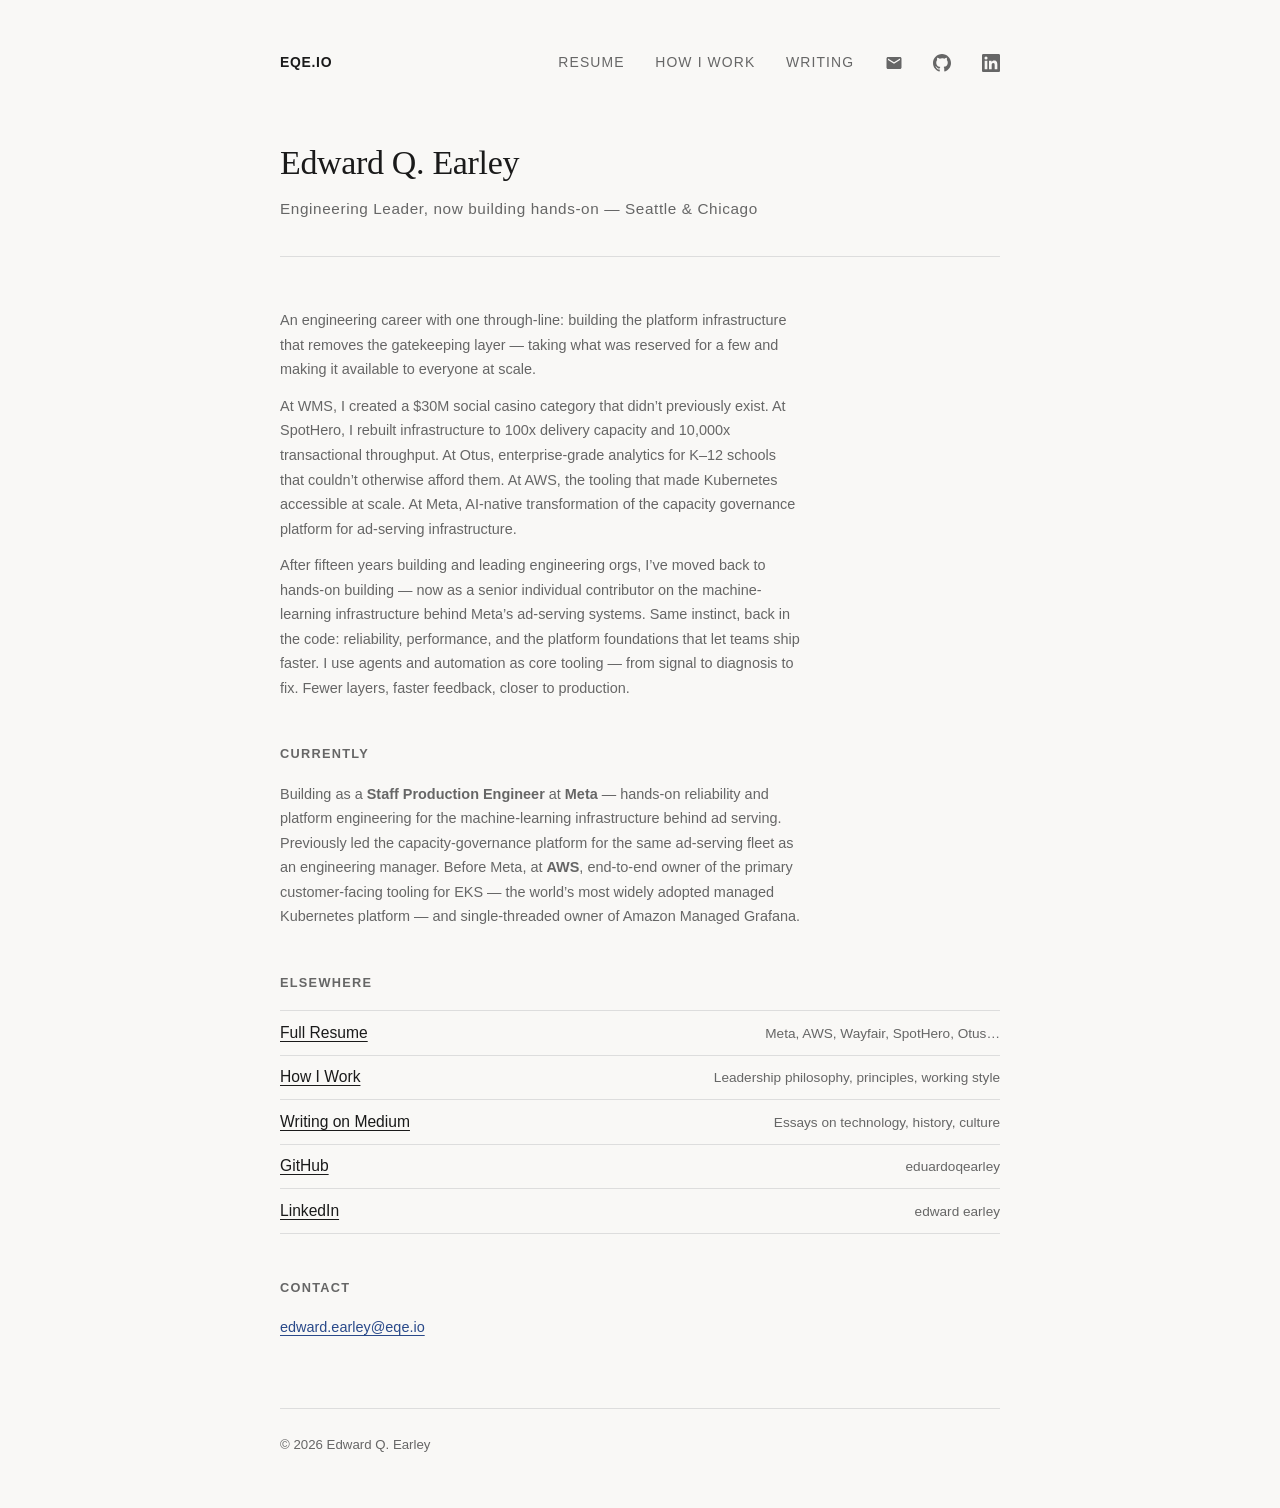
<file: index.html>
<!DOCTYPE html>
<html lang="en">
<head>
  <!-- Google tag (gtag.js) -->
  <script async src="https://www.googletagmanager.com/gtag/js?id=G-SX2WXMTPZW"></script>
  <script>
    window.dataLayer = window.dataLayer || [];
    function gtag(){dataLayer.push(arguments);}
    gtag('js', new Date());
    gtag('config', 'G-SX2WXMTPZW');
  </script>
  <meta charset="UTF-8">
  <meta name="viewport" content="width=device-width, initial-scale=1.0">
  <title>Edward Q. Earley</title>
  <meta name="description" content="Engineering leader turned hands-on builder — platform and reliability engineering that removes the gatekeeping layer, making what was reserved for a few available to everyone at scale.">
  <link rel="stylesheet" href="css/style.css">
</head>
<body>
  <div class="wrap">

    <nav>
      <a class="wordmark" href="/">eqe.io</a>
      <a href="/resume.html">Resume</a>
      <a href="https://readme.eqe.io" target="_blank" rel="noopener">How I Work</a>
      <a href="https://medium.com/@edwardearley" target="_blank" rel="noopener">Writing</a>
      <a class="icon-link" href="mailto:edward.earley@eqe.io" aria-label="Email"><svg width="18" height="18" viewBox="0 0 24 24" fill="currentColor" aria-hidden="true"><path d="M20 4H4c-1.1 0-2 .9-2 2v12c0 1.1.9 2 2 2h16c1.1 0 2-.9 2-2V6c0-1.1-.9-2-2-2zm0 4l-8 5-8-5V6l8 5 8-5v2z"/></svg></a>
      <a class="icon-link" href="https://github.com/eduardoqearley" target="_blank" rel="noopener" aria-label="GitHub"><svg width="18" height="18" viewBox="0 0 24 24" fill="currentColor" aria-hidden="true"><path d="M12 0C5.374 0 0 5.373 0 12c0 5.302 3.438 9.8 8.207 11.387.599.111.793-.261.793-.577v-2.234c-3.338.726-4.033-1.416-4.033-1.416-.546-1.387-1.333-1.756-1.333-1.756-1.089-.745.083-.729.083-.729 1.205.084 1.839 1.237 1.839 1.237 1.07 1.834 2.807 1.304 3.492.997.107-.775.418-1.305.762-1.604-2.665-.305-5.467-1.334-5.467-5.931 0-1.311.469-2.381 1.236-3.221-.124-.303-.535-1.524.117-3.176 0 0 1.008-.322 3.301 1.23A11.509 11.509 0 0112 5.803c1.02.005 2.047.138 3.006.404 2.291-1.552 3.297-1.23 3.297-1.23.653 1.653.242 2.874.118 3.176.77.84 1.235 1.911 1.235 3.221 0 4.609-2.807 5.624-5.479 5.921.43.372.823 1.102.823 2.222v3.293c0 .319.192.694.801.576C20.566 21.797 24 17.3 24 12c0-6.627-5.373-12-12-12z"/></svg></a>
      <a class="icon-link" href="https://www.linkedin.com/in/edwardqearley/" target="_blank" rel="noopener" aria-label="LinkedIn"><svg width="18" height="18" viewBox="0 0 24 24" fill="currentColor" aria-hidden="true"><path d="M20.447 20.452h-3.554v-5.569c0-1.328-.027-3.037-1.852-3.037-1.853 0-2.136 1.445-2.136 2.939v5.667H9.351V9h3.414v1.561h.046c.477-.9 1.637-1.85 3.37-1.85 3.601 0 4.267 2.37 4.267 5.455v6.286zM5.337 7.433a2.062 2.062 0 01-2.063-2.065 2.064 2.064 0 112.063 2.065zm1.782 13.019H3.555V9h3.564v11.452zM22.225 0H1.771C.792 0 0 .774 0 1.729v20.542C0 23.227.792 24 1.771 24h20.451C23.2 24 24 23.227 24 22.271V1.729C24 .774 23.2 0 22.222 0h.003z"/></svg></a>
    </nav>

    <header>
      <h1>Edward Q. Earley</h1>
      <div class="title">Engineering Leader, now building hands-on &mdash; Seattle &amp; Chicago</div>
    </header>

    <main>

    <section>
      <p class="job-intro">
        An engineering career with one through-line: building the
        platform infrastructure that removes the gatekeeping layer &mdash; taking what was
        reserved for a few and making it available to everyone at scale.
      </p>
      <p class="job-intro">
        At WMS, I created a $30M social casino category that didn&rsquo;t previously exist.
        At SpotHero, I rebuilt infrastructure to 100x delivery capacity and
        10,000x transactional throughput. At Otus, enterprise-grade analytics for
        K&ndash;12 schools that couldn&rsquo;t otherwise afford them. At AWS, the tooling that
        made Kubernetes accessible at scale. At Meta, AI-native transformation of the
        capacity governance platform for ad-serving infrastructure.
      </p>
      <p class="job-intro">
        After fifteen years building and leading engineering orgs, I&rsquo;ve moved back to
        hands-on building &mdash; now as a senior individual contributor on the machine-learning
        infrastructure behind Meta&rsquo;s ad-serving systems. Same instinct, back in the code:
        reliability, performance, and the platform foundations that let teams ship faster.
        I use agents and automation as core tooling &mdash; from signal to diagnosis to fix.
        Fewer layers, faster feedback, closer to production.
      </p>
    </section>

    <h2>Currently</h2>
    <section>
      <p class="job-intro">
        Building as a <strong>Staff Production Engineer</strong> at <strong>Meta</strong> &mdash;
        hands-on reliability and platform engineering for the machine-learning infrastructure
        behind ad serving. Previously led the capacity-governance platform for the same
        ad-serving fleet as an engineering manager. Before Meta, at <strong>AWS</strong>, end-to-end owner of the
        primary customer-facing tooling for EKS &mdash; the world&rsquo;s most widely adopted
        managed Kubernetes platform &mdash; and single-threaded owner of Amazon Managed Grafana.
      </p>
    </section>

    <h2>Elsewhere</h2>
    <ul class="link-list">
      <li>
        <a class="label" href="/resume.html">Full Resume</a>
        <span class="meta">Meta, AWS, Wayfair, SpotHero, Otus&hellip;</span>
      </li>
      <li>
        <a class="label" href="https://readme.eqe.io">How I Work</a>
        <span class="meta">Leadership philosophy, principles, working style</span>
      </li>
      <li>
        <a class="label" href="https://medium.com/@edwardearley" target="_blank" rel="noopener">Writing on Medium</a>
        <span class="meta">Essays on technology, history, culture</span>
      </li>
      <li>
        <a class="label" href="https://github.com/eduardoqearley" target="_blank" rel="noopener">GitHub</a>
        <span class="meta">eduardoqearley</span>
      </li>
      <li>
        <a class="label" href="https://www.linkedin.com/in/edwardqearley/" target="_blank" rel="noopener">LinkedIn</a>
        <span class="meta">edward earley</span>
      </li>
    </ul>

    <h2>Contact</h2>
    <section>
      <p class="job-intro">
        <a href="mailto:edward.earley@eqe.io">edward.earley@eqe.io</a>
      </p>
    </section>

    </main>

    <footer>
      &copy; 2026 Edward Q. Earley
    </footer>

  </div>
</body>
</html>
</file>
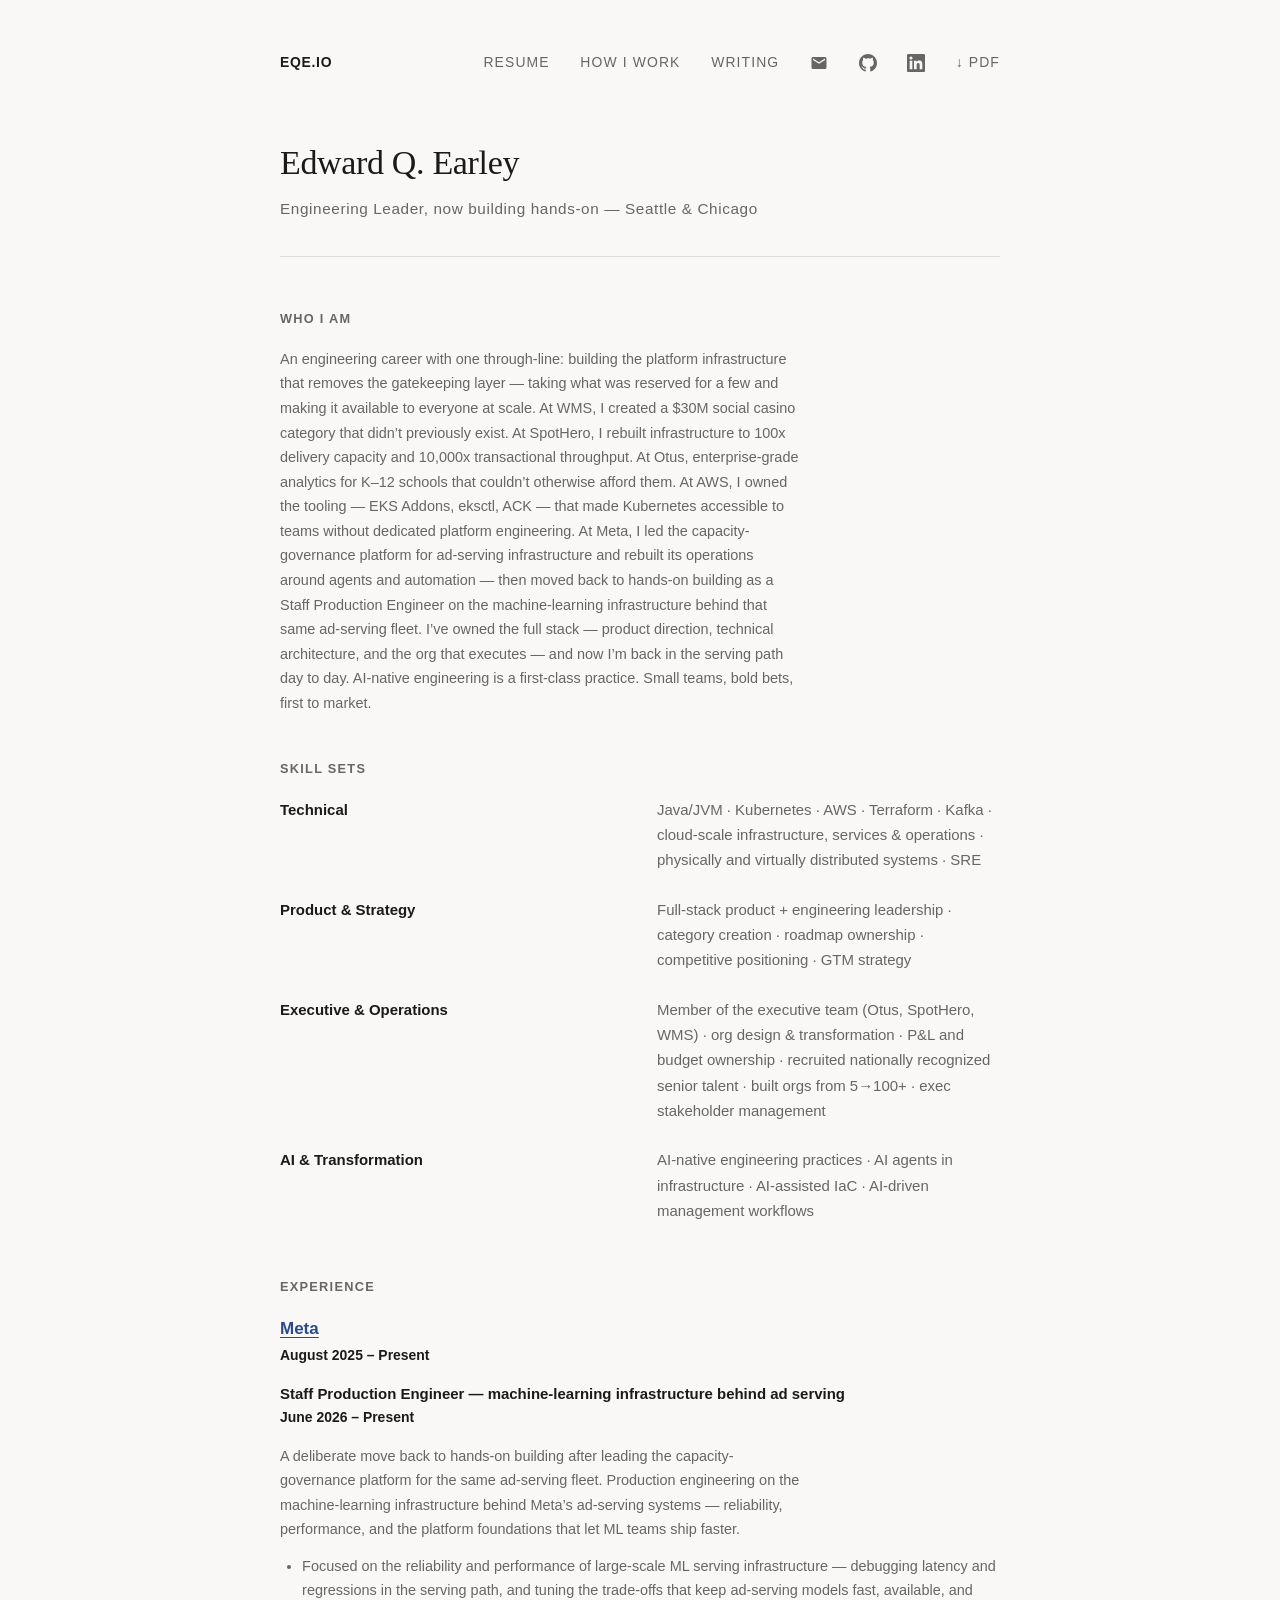
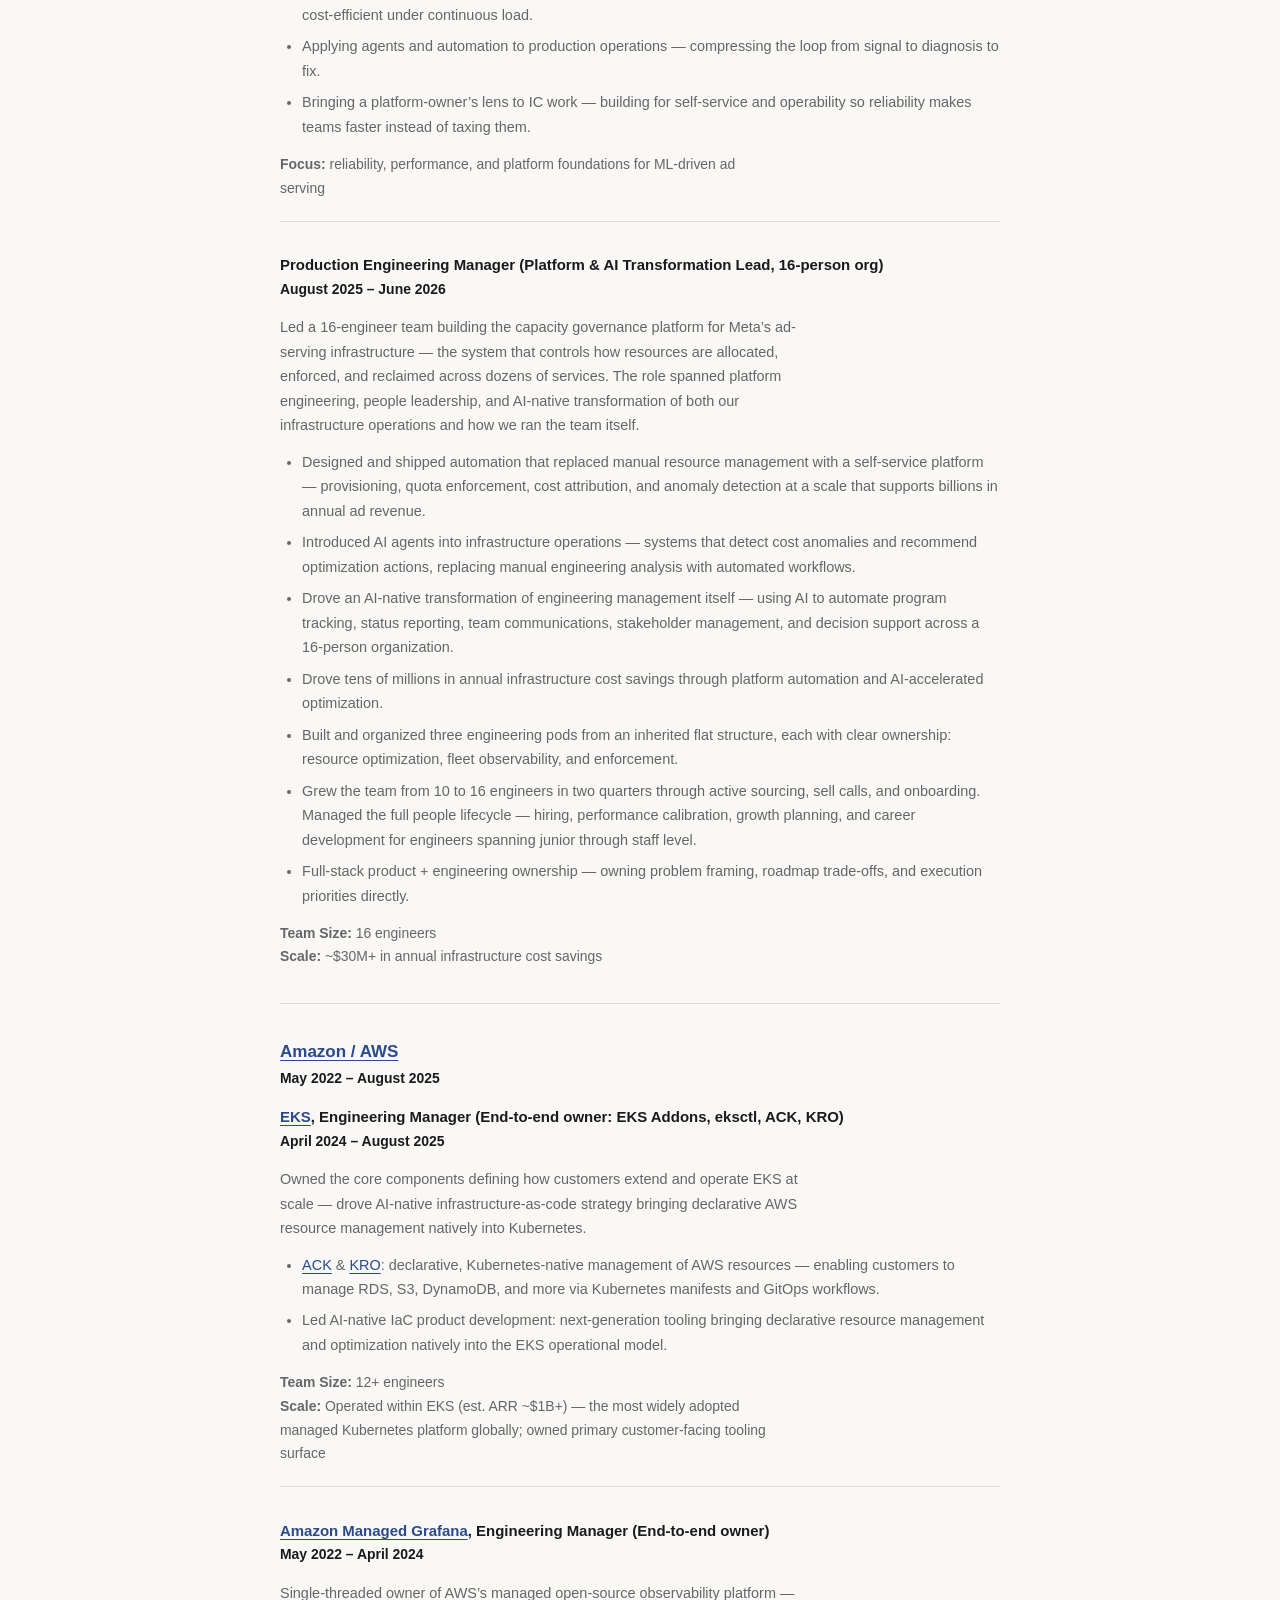
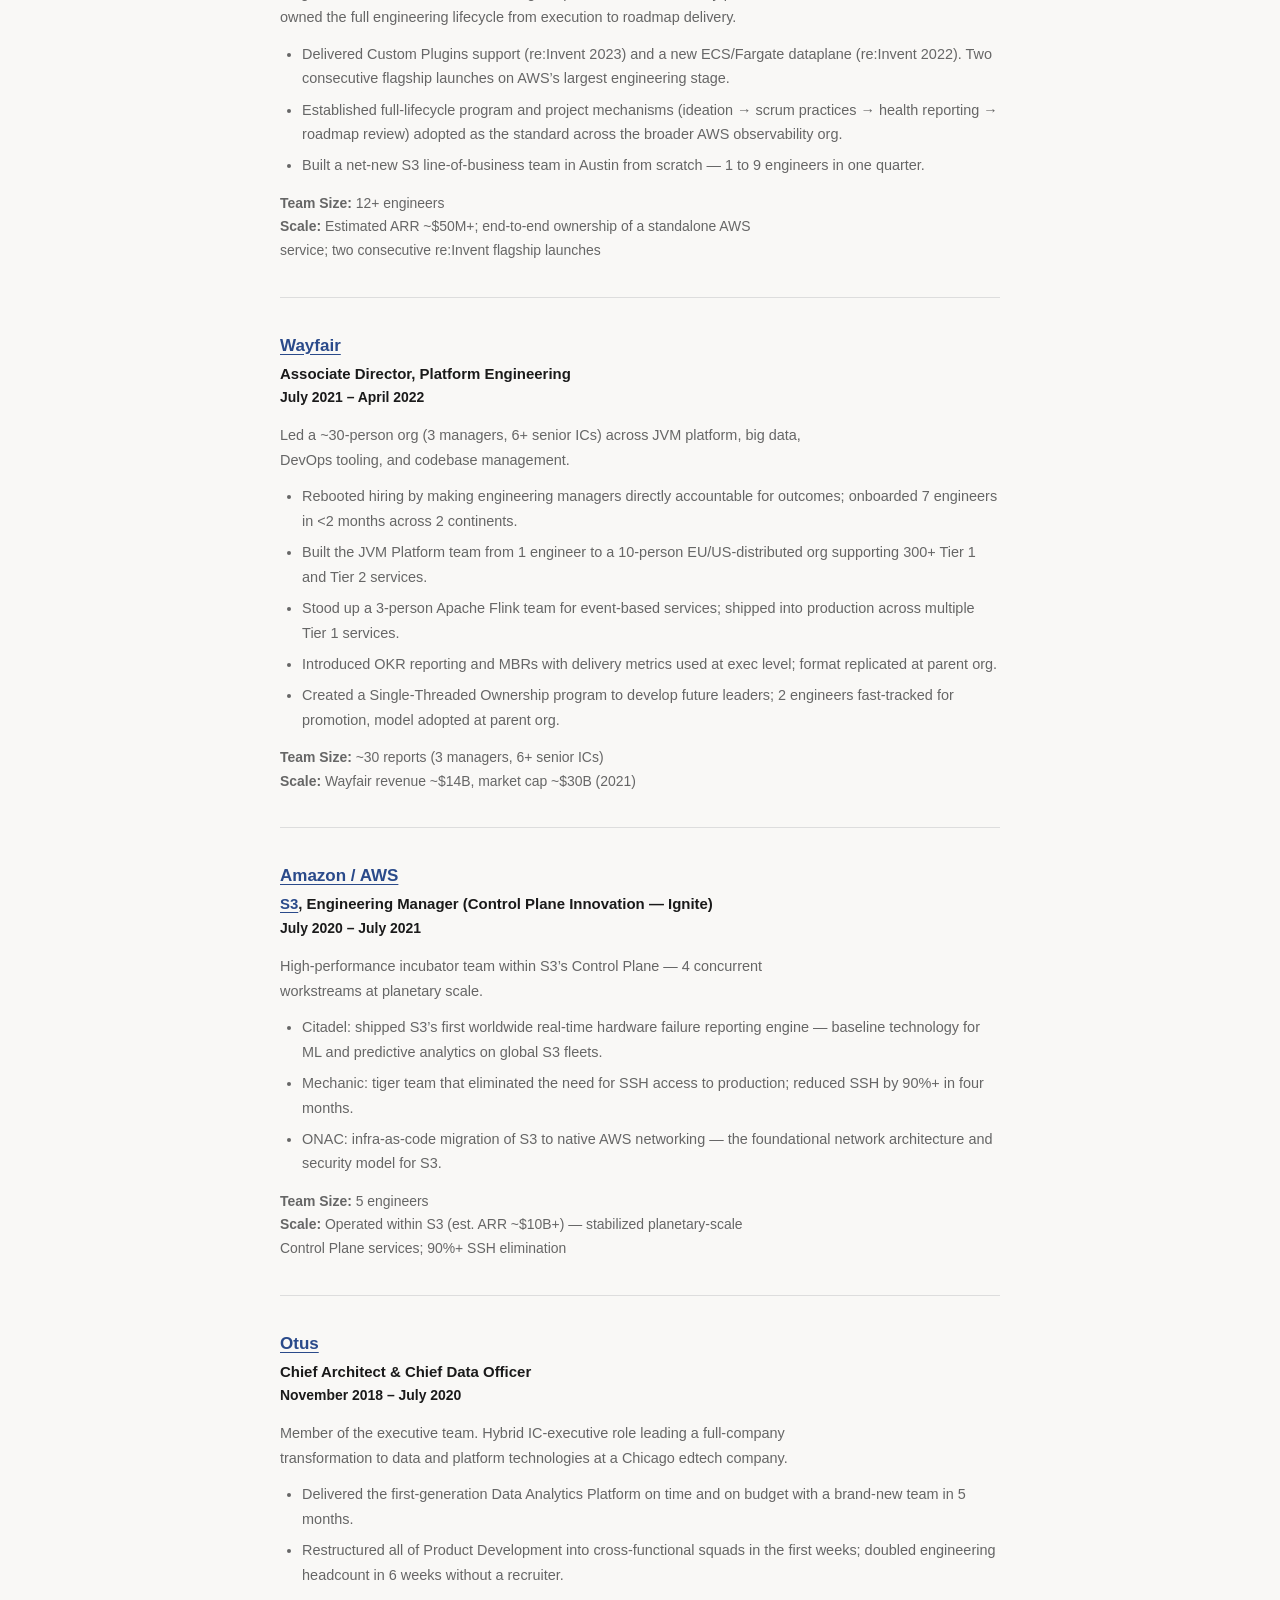
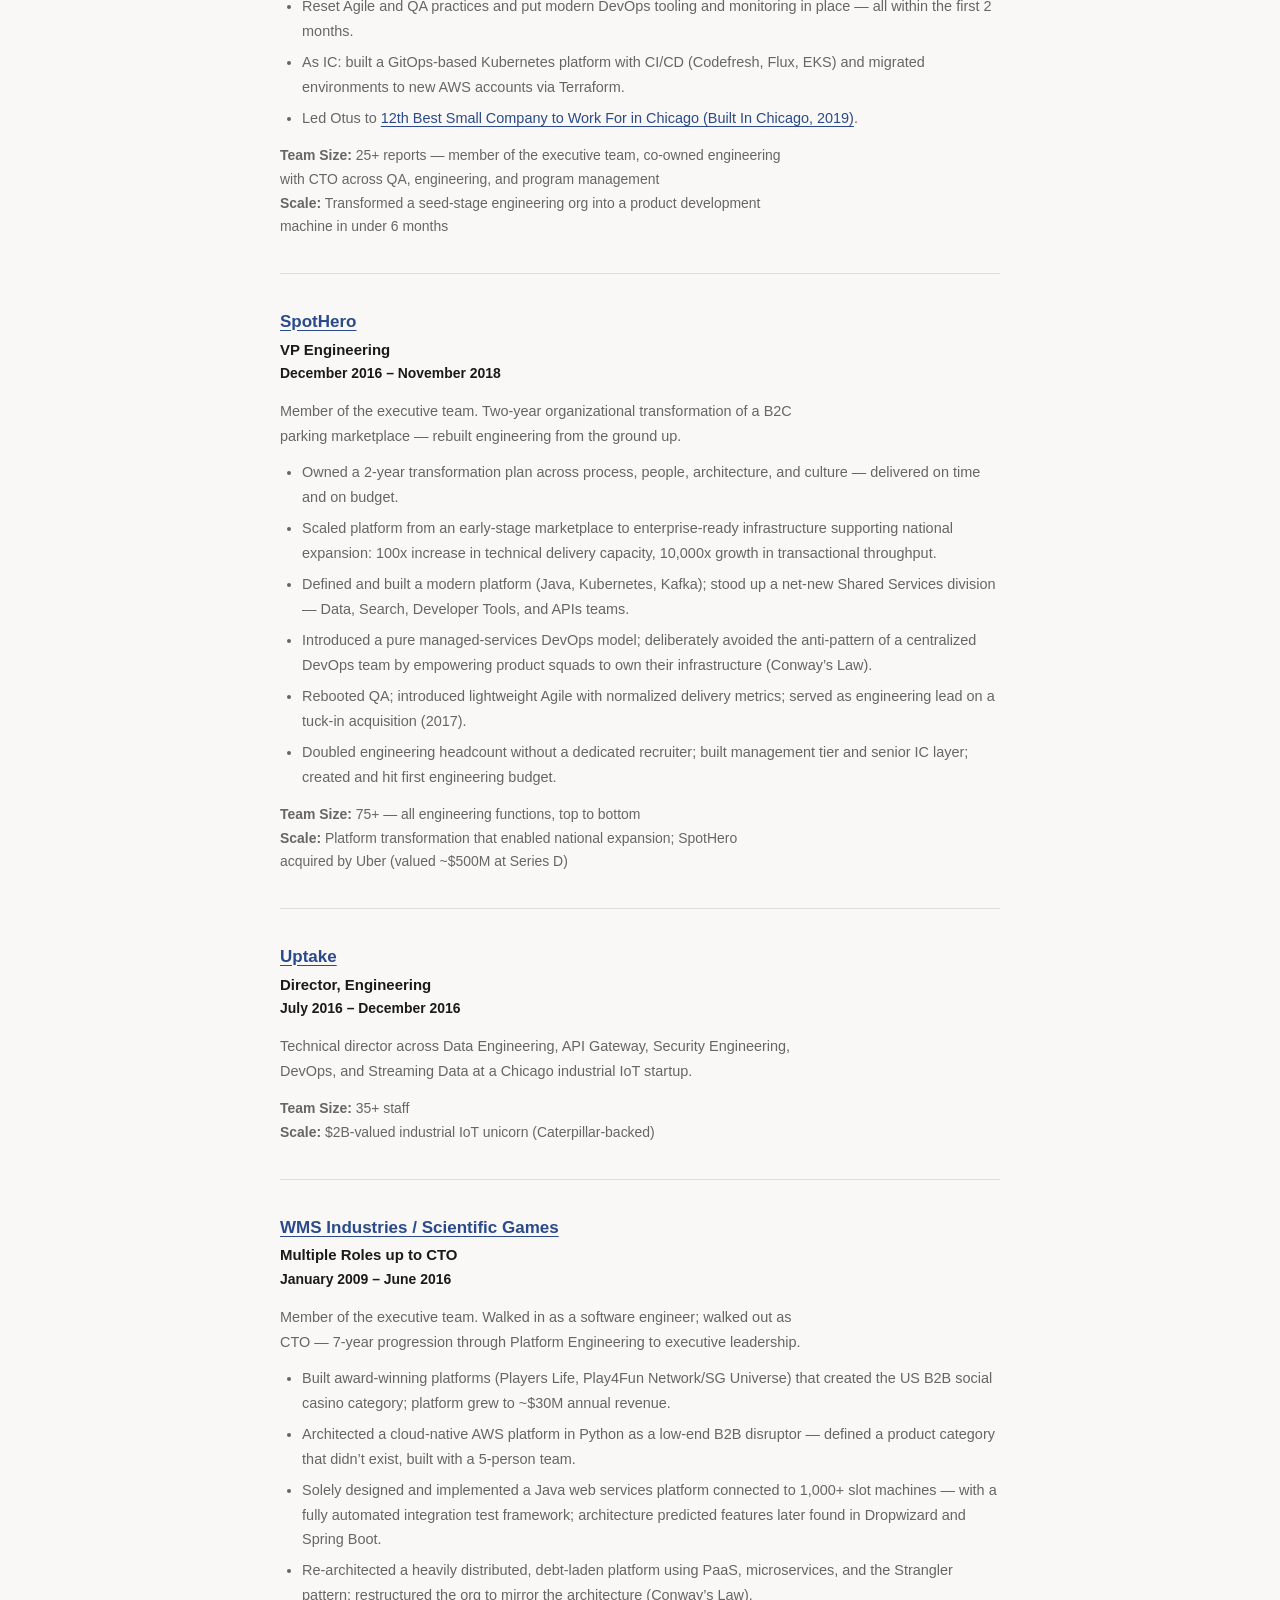
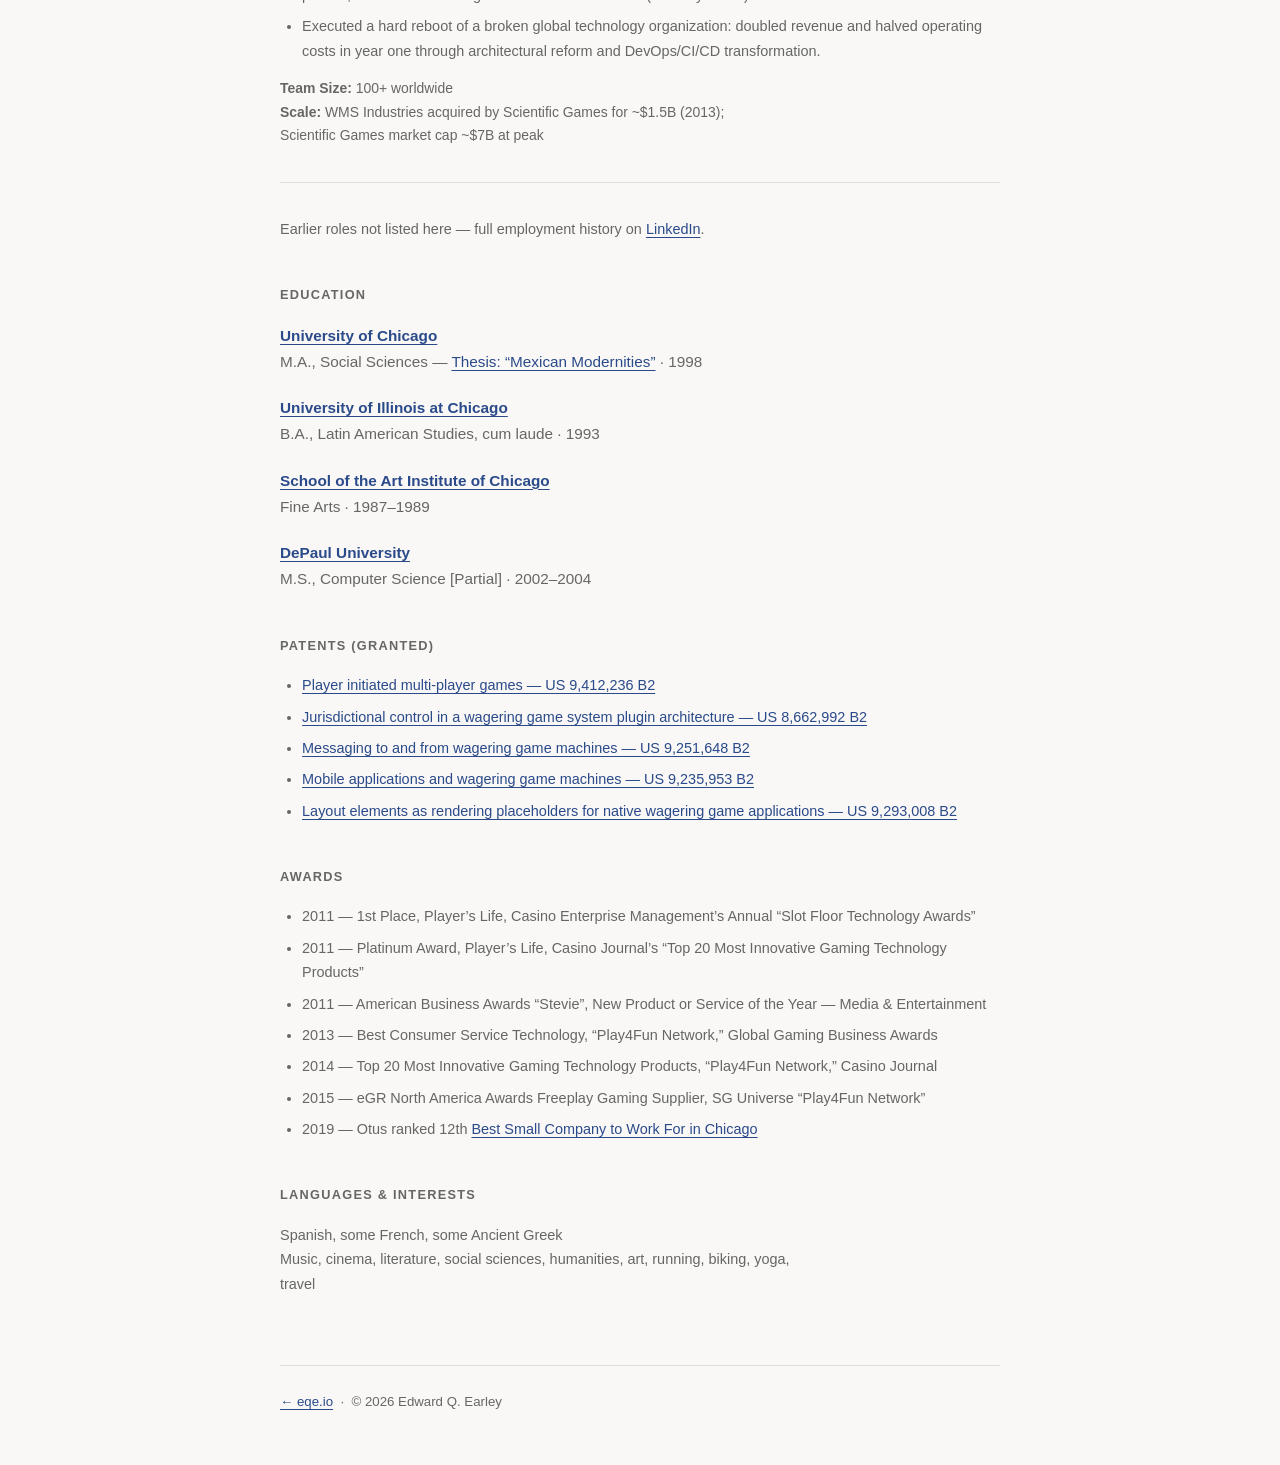
<file: resume.html>
<!DOCTYPE html>
<html lang="en">
<head>
  <!-- Google tag (gtag.js) -->
  <script async src="https://www.googletagmanager.com/gtag/js?id=G-SX2WXMTPZW"></script>
  <script>
    window.dataLayer = window.dataLayer || [];
    function gtag(){dataLayer.push(arguments);}
    gtag('js', new Date());
    gtag('config', 'G-SX2WXMTPZW');
  </script>
  <meta charset="UTF-8">
  <meta name="viewport" content="width=device-width, initial-scale=1.0">
  <title>Resume &mdash; Edward Q. Earley</title>
  <meta name="description" content="Resume of Edward Q. Earley — engineering leader now building hands-on as a Staff Production Engineer on Meta's ad-serving ML infrastructure.">
  <link rel="stylesheet" href="css/style.css">
</head>
<body>
  <div class="wrap">

    <nav>
      <a class="wordmark" href="/">eqe.io</a>
      <a href="/resume.html">Resume</a>
      <a href="https://readme.eqe.io" target="_blank" rel="noopener">How I Work</a>
      <a href="https://medium.com/@edwardearley" target="_blank" rel="noopener">Writing</a>
      <a class="icon-link" href="mailto:edward.earley@eqe.io" aria-label="Email"><svg width="18" height="18" viewBox="0 0 24 24" fill="currentColor" aria-hidden="true"><path d="M20 4H4c-1.1 0-2 .9-2 2v12c0 1.1.9 2 2 2h16c1.1 0 2-.9 2-2V6c0-1.1-.9-2-2-2zm0 4l-8 5-8-5V6l8 5 8-5v2z"/></svg></a>
      <a class="icon-link" href="https://github.com/eduardoqearley" target="_blank" rel="noopener" aria-label="GitHub"><svg width="18" height="18" viewBox="0 0 24 24" fill="currentColor" aria-hidden="true"><path d="M12 0C5.374 0 0 5.373 0 12c0 5.302 3.438 9.8 8.207 11.387.599.111.793-.261.793-.577v-2.234c-3.338.726-4.033-1.416-4.033-1.416-.546-1.387-1.333-1.756-1.333-1.756-1.089-.745.083-.729.083-.729 1.205.084 1.839 1.237 1.839 1.237 1.07 1.834 2.807 1.304 3.492.997.107-.775.418-1.305.762-1.604-2.665-.305-5.467-1.334-5.467-5.931 0-1.311.469-2.381 1.236-3.221-.124-.303-.535-1.524.117-3.176 0 0 1.008-.322 3.301 1.23A11.509 11.509 0 0112 5.803c1.02.005 2.047.138 3.006.404 2.291-1.552 3.297-1.23 3.297-1.23.653 1.653.242 2.874.118 3.176.77.84 1.235 1.911 1.235 3.221 0 4.609-2.807 5.624-5.479 5.921.43.372.823 1.102.823 2.222v3.293c0 .319.192.694.801.576C20.566 21.797 24 17.3 24 12c0-6.627-5.373-12-12-12z"/></svg></a>
      <a class="icon-link" href="https://www.linkedin.com/in/edwardqearley/" target="_blank" rel="noopener" aria-label="LinkedIn"><svg width="18" height="18" viewBox="0 0 24 24" fill="currentColor" aria-hidden="true"><path d="M20.447 20.452h-3.554v-5.569c0-1.328-.027-3.037-1.852-3.037-1.853 0-2.136 1.445-2.136 2.939v5.667H9.351V9h3.414v1.561h.046c.477-.9 1.637-1.85 3.37-1.85 3.601 0 4.267 2.37 4.267 5.455v6.286zM5.337 7.433a2.062 2.062 0 01-2.063-2.065 2.064 2.064 0 112.063 2.065zm1.782 13.019H3.555V9h3.564v11.452zM22.225 0H1.771C.792 0 0 .774 0 1.729v20.542C0 23.227.792 24 1.771 24h20.451C23.2 24 24 23.227 24 22.271V1.729C24 .774 23.2 0 22.222 0h.003z"/></svg></a>
      <a href="/edward-q-earley-cv.pdf" download>&#8595; PDF</a>
    </nav>

    <header>
      <h1>Edward Q. Earley</h1>
      <div class="title">Engineering Leader, now building hands-on &mdash; Seattle &amp; Chicago</div>
    </header>

    <main>

    <!-- Summary -->
    <h2>Who I Am</h2>
    <section>
      <p class="job-intro">
        An engineering career with one through-line: building the
        platform infrastructure that removes the gatekeeping layer &mdash; taking what was
        reserved for a few and making it available to everyone at scale. At WMS,
        I created a $30M social casino category that didn&rsquo;t previously exist.
        At SpotHero, I rebuilt infrastructure to 100x delivery capacity and
        10,000x transactional throughput. At Otus, enterprise-grade analytics
        for K&ndash;12 schools that couldn&rsquo;t otherwise afford them. At AWS, I owned the tooling &mdash;
        EKS Addons, eksctl, ACK &mdash; that made Kubernetes accessible to teams
        without dedicated platform engineering. At Meta, I led the
        capacity-governance platform for ad-serving infrastructure and rebuilt its
        operations around agents and automation &mdash; then moved back to hands-on building
        as a Staff Production Engineer on the machine-learning infrastructure behind that
        same ad-serving fleet. I&rsquo;ve owned the full stack &mdash; product direction, technical
        architecture, and the org that executes &mdash; and now I&rsquo;m back in the serving path
        day to day. AI-native engineering is a first-class practice. Small teams, bold bets,
        first to market.
      </p>
    </section>

    <!-- Skills -->
    <h2>Skill Sets</h2>
    <dl class="skills-grid">
      <dt>Technical</dt>
      <dd>Java/JVM &middot; Kubernetes &middot; AWS &middot; Terraform &middot; Kafka &middot; cloud-scale infrastructure, services &amp; operations &middot; physically and virtually distributed systems &middot; SRE</dd>
      <dt>Product &amp; Strategy</dt>
      <dd>Full-stack product + engineering leadership &middot; category creation &middot; roadmap ownership &middot; competitive positioning &middot; GTM strategy</dd>
      <dt>Executive &amp; Operations</dt>
      <dd>Member of the executive team (Otus, SpotHero, WMS) &middot; org design &amp; transformation &middot; P&amp;L and budget ownership &middot; recruited nationally recognized senior talent &middot; built orgs from 5&rarr;100+ &middot; exec stakeholder management</dd>
      <dt>AI &amp; Transformation</dt>
      <dd>AI-native engineering practices &middot; AI agents in infrastructure &middot; AI-assisted IaC &middot; AI-driven management workflows</dd>
    </dl>

    <!-- Experience -->
    <h2>Experience</h2>

    <div class="job">
      <div class="job-header">
        <div class="company"><a href="https://www.meta.com/" target="_blank" rel="noopener">Meta</a></div>
        <div class="dates">August 2025 &ndash; Present</div>
      </div>

      <div class="sub-role">
        <div class="job-header">
          <div class="role">Staff Production Engineer &mdash; machine-learning infrastructure behind ad serving</div>
          <div class="dates">June 2026 &ndash; Present</div>
        </div>
        <p class="job-intro">
          A deliberate move back to hands-on building after leading the capacity-governance
          platform for the same ad-serving fleet. Production engineering on the machine-learning
          infrastructure behind Meta&rsquo;s ad-serving systems &mdash; reliability, performance, and
          the platform foundations that let ML teams ship faster.
        </p>
        <ul class="bullets">
          <li>Focused on the reliability and performance of large-scale ML serving infrastructure &mdash; debugging latency and regressions in the serving path, and tuning the trade-offs that keep ad-serving models fast, available, and cost-efficient under continuous load.</li>
          <li>Applying agents and automation to production operations &mdash; compressing the loop from signal to diagnosis to fix.</li>
          <li>Bringing a platform-owner&rsquo;s lens to IC work &mdash; building for self-service and operability so reliability makes teams faster instead of taxing them.</li>
        </ul>
        <p class="job-meta"><strong>Focus:</strong> reliability, performance, and platform foundations for ML-driven ad serving</p>
      </div>

      <div class="sub-role">
        <div class="job-header">
          <div class="role">Production Engineering Manager (Platform &amp; AI Transformation Lead, 16-person org)</div>
          <div class="dates">August 2025 &ndash; June 2026</div>
        </div>
        <p class="job-intro">
          Led a 16-engineer team building the capacity governance platform for Meta&rsquo;s
          ad-serving infrastructure &mdash; the system that controls how resources are allocated,
          enforced, and reclaimed across dozens of services. The role spanned platform engineering,
          people leadership, and AI-native transformation of both our infrastructure operations
          and how we ran the team itself.
        </p>
        <ul class="bullets">
          <li>Designed and shipped automation that replaced manual resource management with a self-service platform &mdash; provisioning, quota enforcement, cost attribution, and anomaly detection at a scale that supports billions in annual ad revenue.</li>
          <li>Introduced AI agents into infrastructure operations &mdash; systems that detect cost anomalies and recommend optimization actions, replacing manual engineering analysis with automated workflows.</li>
          <li>Drove an AI-native transformation of engineering management itself &mdash; using AI to automate program tracking, status reporting, team communications, stakeholder management, and decision support across a 16-person organization.</li>
          <li>Drove tens of millions in annual infrastructure cost savings through platform automation and AI-accelerated optimization.</li>
          <li>Built and organized three engineering pods from an inherited flat structure, each with clear ownership: resource optimization, fleet observability, and enforcement.</li>
          <li>Grew the team from 10 to 16 engineers in two quarters through active sourcing, sell calls, and onboarding. Managed the full people lifecycle &mdash; hiring, performance calibration, growth planning, and career development for engineers spanning junior through staff level.</li>
          <li>Full-stack product + engineering ownership &mdash; owning problem framing, roadmap trade-offs, and execution priorities directly.</li>
        </ul>
        <p class="job-meta"><strong>Team Size:</strong> 16 engineers<br><strong>Scale:</strong> ~$30M+ in annual infrastructure cost savings</p>
      </div>
    </div>

    <div class="job">
      <div class="job-header">
        <div class="company"><a href="https://aws.amazon.com/" target="_blank" rel="noopener">Amazon / AWS</a></div>
        <div class="dates">May 2022 &ndash; August 2025</div>
      </div>

      <div class="sub-role">
        <div class="job-header">
          <div class="role"><a href="https://aws.amazon.com/eks/" target="_blank" rel="noopener">EKS</a>, Engineering Manager (End-to-end owner: EKS Addons, eksctl, ACK, KRO)</div>
          <div class="dates">April 2024 &ndash; August 2025</div>
        </div>
        <p class="job-intro">
          Owned the core components defining how customers extend and operate EKS at scale &mdash; drove AI-native infrastructure-as-code strategy bringing declarative AWS resource management natively into Kubernetes.
        </p>
        <ul class="bullets">
          <li><a href="https://aws-controllers-k8s.github.io/community/" target="_blank" rel="noopener">ACK</a> &amp; <a href="https://kro.run/" target="_blank" rel="noopener">KRO</a>: declarative, Kubernetes-native management of AWS resources &mdash; enabling customers to manage RDS, S3, DynamoDB, and more via Kubernetes manifests and GitOps workflows.</li>
          <li>Led AI-native IaC product development: next-generation tooling bringing declarative resource management and optimization natively into the EKS operational model.</li>
        </ul>
        <p class="job-meta"><strong>Team Size:</strong> 12+ engineers<br><strong>Scale:</strong> Operated within EKS (est. ARR ~$1B+) &mdash; the most widely adopted managed Kubernetes platform globally; owned primary customer-facing tooling surface</p>
      </div>

      <div class="sub-role">
        <div class="job-header">
          <div class="role"><a href="https://aws.amazon.com/grafana/" target="_blank" rel="noopener">Amazon Managed Grafana</a>, Engineering Manager (End-to-end owner)</div>
          <div class="dates">May 2022 &ndash; April 2024</div>
        </div>
        <p class="job-intro">
          Single-threaded owner of AWS&rsquo;s managed open-source observability platform &mdash; owned the full engineering lifecycle from execution to roadmap delivery.
        </p>
        <ul class="bullets">
          <li>Delivered Custom Plugins support (re:Invent 2023) and a new ECS/Fargate dataplane (re:Invent 2022). Two consecutive flagship launches on AWS&rsquo;s largest engineering stage.</li>
          <li>Established full-lifecycle program and project mechanisms (ideation &rarr; scrum practices &rarr; health reporting &rarr; roadmap review) adopted as the standard across the broader AWS observability org.</li>
          <li>Built a net-new S3 line-of-business team in Austin from scratch &mdash; 1 to 9 engineers in one quarter.</li>
        </ul>
        <p class="job-meta"><strong>Team Size:</strong> 12+ engineers<br><strong>Scale:</strong> Estimated ARR ~$50M+; end-to-end ownership of a standalone AWS service; two consecutive re:Invent flagship launches</p>
      </div>
    </div>

    <div class="job">
      <div class="job-header">
        <div class="company"><a href="https://www.wayfair.com/" target="_blank" rel="noopener">Wayfair</a></div>
        <div class="role">Associate Director, Platform Engineering</div>
        <div class="dates">July 2021 &ndash; April 2022</div>
      </div>
      <p class="job-intro">
        Led a ~30-person org (3 managers, 6+ senior ICs) across JVM platform, big data, DevOps tooling, and codebase management.
      </p>
      <ul class="bullets">
        <li>Rebooted hiring by making engineering managers directly accountable for outcomes; onboarded 7 engineers in &lt;2 months across 2 continents.</li>
        <li>Built the JVM Platform team from 1 engineer to a 10-person EU/US-distributed org supporting 300+ Tier 1 and Tier 2 services.</li>
        <li>Stood up a 3-person Apache Flink team for event-based services; shipped into production across multiple Tier 1 services.</li>
        <li>Introduced OKR reporting and MBRs with delivery metrics used at exec level; format replicated at parent org.</li>
        <li>Created a Single-Threaded Ownership program to develop future leaders; 2 engineers fast-tracked for promotion, model adopted at parent org.</li>
      </ul>
      <p class="job-meta"><strong>Team Size:</strong> ~30 reports (3 managers, 6+ senior ICs)<br><strong>Scale:</strong> Wayfair revenue ~$14B, market cap ~$30B (2021)</p>
    </div>

    <div class="job">
      <div class="job-header">
        <div class="company"><a href="https://aws.amazon.com/" target="_blank" rel="noopener">Amazon / AWS</a></div>
        <div class="role"><a href="https://aws.amazon.com/s3/" target="_blank" rel="noopener">S3</a>, Engineering Manager (Control Plane Innovation &mdash; Ignite)</div>
        <div class="dates">July 2020 &ndash; July 2021</div>
      </div>
      <p class="job-intro">
        High-performance incubator team within S3&rsquo;s Control Plane &mdash; 4 concurrent workstreams at planetary scale.
      </p>
      <ul class="bullets">
        <li>Citadel: shipped S3&rsquo;s first worldwide real-time hardware failure reporting engine &mdash; baseline technology for ML and predictive analytics on global S3 fleets.</li>
        <li>Mechanic: tiger team that eliminated the need for SSH access to production; reduced SSH by 90%+ in four months.</li>
        <li>ONAC: infra-as-code migration of S3 to native AWS networking &mdash; the foundational network architecture and security model for S3.</li>
      </ul>
      <p class="job-meta"><strong>Team Size:</strong> 5 engineers<br><strong>Scale:</strong> Operated within S3 (est. ARR ~$10B+) &mdash; stabilized planetary-scale Control Plane services; 90%+ SSH elimination</p>
    </div>

    <div class="job">
      <div class="job-header">
        <div class="company"><a href="https://en.wikipedia.org/wiki/Otus_(education)" target="_blank" rel="noopener">Otus</a></div>
        <div class="role">Chief Architect &amp; Chief Data Officer</div>
        <div class="dates">November 2018 &ndash; July 2020</div>
      </div>
      <p class="job-intro">
        Member of the executive team. Hybrid IC-executive role leading a full-company transformation to data and platform technologies at a Chicago edtech company.
      </p>
      <ul class="bullets">
        <li>Delivered the first-generation Data Analytics Platform on time and on budget with a brand-new team in 5 months.</li>
        <li>Restructured all of Product Development into cross-functional squads in the first weeks; doubled engineering headcount in 6 weeks without a recruiter.</li>
        <li>Reset Agile and QA practices and put modern DevOps tooling and monitoring in place &mdash; all within the first 2 months.</li>
        <li>As IC: built a GitOps-based Kubernetes platform with CI/CD (Codefresh, Flux, EKS) and migrated environments to new AWS accounts via Terraform.</li>
        <li>Led Otus to <a href="https://www.builtinchicago.org/companies/best-small-places-to-work-chicago-2019" target="_blank" rel="noopener">12th Best Small Company to Work For in Chicago (Built In Chicago, 2019)</a>.</li>
      </ul>
      <p class="job-meta"><strong>Team Size:</strong> 25+ reports &mdash; member of the executive team, co-owned engineering with CTO across QA, engineering, and program management<br><strong>Scale:</strong> Transformed a seed-stage engineering org into a product development machine in under 6 months</p>
    </div>

    <div class="job">
      <div class="job-header">
        <div class="company"><a href="https://en.wikipedia.org/wiki/SpotHero" target="_blank" rel="noopener">SpotHero</a></div>
        <div class="role">VP Engineering</div>
        <div class="dates">December 2016 &ndash; November 2018</div>
      </div>
      <p class="job-intro">
        Member of the executive team. Two-year organizational transformation of a B2C parking marketplace &mdash; rebuilt engineering from the ground up.
      </p>
      <ul class="bullets">
        <li>Owned a 2-year transformation plan across process, people, architecture, and culture &mdash; delivered on time and on budget.</li>
        <li>Scaled platform from an early-stage marketplace to enterprise-ready infrastructure supporting national expansion: 100x increase in technical delivery capacity, 10,000x growth in transactional throughput.</li>
        <li>Defined and built a modern platform (Java, Kubernetes, Kafka); stood up a net-new Shared Services division &mdash; Data, Search, Developer Tools, and APIs teams.</li>
        <li>Introduced a pure managed-services DevOps model; deliberately avoided the anti-pattern of a centralized DevOps team by empowering product squads to own their infrastructure (Conway&rsquo;s Law).</li>
        <li>Rebooted QA; introduced lightweight Agile with normalized delivery metrics; served as engineering lead on a tuck-in acquisition (2017).</li>
        <li>Doubled engineering headcount without a dedicated recruiter; built management tier and senior IC layer; created and hit first engineering budget.</li>
      </ul>
      <p class="job-meta"><strong>Team Size:</strong> 75+ &mdash; all engineering functions, top to bottom<br><strong>Scale:</strong> Platform transformation that enabled national expansion; SpotHero acquired by Uber (valued ~$500M at Series D)</p>
    </div>

    <div class="job">
      <div class="job-header">
        <div class="company"><a href="https://en.wikipedia.org/wiki/Uptake_(business)" target="_blank" rel="noopener">Uptake</a></div>
        <div class="role">Director, Engineering</div>
        <div class="dates">July 2016 &ndash; December 2016</div>
      </div>
      <p class="job-intro">
        Technical director across Data Engineering, API Gateway, Security Engineering, DevOps, and Streaming Data at a Chicago industrial IoT startup.
      </p>
      <p class="job-meta"><strong>Team Size:</strong> 35+ staff<br><strong>Scale:</strong> $2B-valued industrial IoT unicorn (Caterpillar-backed)</p>
    </div>

    <div class="job">
      <div class="job-header">
        <div class="company"><a href="https://en.wikipedia.org/wiki/WMS_Industries" target="_blank" rel="noopener">WMS Industries / Scientific Games</a></div>
        <div class="role">Multiple Roles up to CTO</div>
        <div class="dates">January 2009 &ndash; June 2016</div>
      </div>
      <p class="job-intro">
        Member of the executive team. Walked in as a software engineer; walked out as CTO &mdash; 7-year progression through Platform Engineering to executive leadership.
      </p>
      <ul class="bullets">
        <li>Built award-winning platforms (Players Life, Play4Fun Network/SG Universe) that created the US B2B social casino category; platform grew to ~$30M annual revenue.</li>
        <li>Architected a cloud-native AWS platform in Python as a low-end B2B disruptor &mdash; defined a product category that didn&rsquo;t exist, built with a 5-person team.</li>
        <li>Solely designed and implemented a Java web services platform connected to 1,000+ slot machines &mdash; with a fully automated integration test framework; architecture predicted features later found in Dropwizard and Spring Boot.</li>
        <li>Re-architected a heavily distributed, debt-laden platform using PaaS, microservices, and the Strangler pattern; restructured the org to mirror the architecture (Conway&rsquo;s Law).</li>
        <li>Executed a hard reboot of a broken global technology organization: doubled revenue and halved operating costs in year one through architectural reform and DevOps/CI/CD transformation.</li>
      </ul>
      <p class="job-meta"><strong>Team Size:</strong> 100+ worldwide<br><strong>Scale:</strong> WMS Industries acquired by Scientific Games for ~$1.5B (2013); Scientific Games market cap ~$7B at peak</p>
    </div>

    <p class="job-intro">Earlier roles not listed here &mdash; full employment history on <a href="https://www.linkedin.com/in/edwardqearley/" target="_blank" rel="noopener">LinkedIn</a>.</p>

    <!-- Education -->
    <h2>Education</h2>
    <div class="edu-block">
      <div class="school"><a href="https://www.uchicago.edu/" target="_blank" rel="noopener">University of Chicago</a></div>
      <div class="degree">M.A., Social Sciences &mdash; <a href="https://medium.com/@edwardearley/mexican-modernities-885a391f90f4" target="_blank" rel="noopener">Thesis: &ldquo;Mexican Modernities&rdquo;</a> &middot; 1998</div>
    </div>
    <div class="edu-block">
      <div class="school"><a href="https://www.uic.edu/" target="_blank" rel="noopener">University of Illinois at Chicago</a></div>
      <div class="degree">B.A., Latin American Studies, cum laude &middot; 1993</div>
    </div>
    <div class="edu-block">
      <div class="school"><a href="https://www.saic.edu/" target="_blank" rel="noopener">School of the Art Institute of Chicago</a></div>
      <div class="degree">Fine Arts &middot; 1987&ndash;1989</div>
    </div>
    <div class="edu-block">
      <div class="school"><a href="https://www.depaul.edu/" target="_blank" rel="noopener">DePaul University</a></div>
      <div class="degree">M.S., Computer Science [Partial] &middot; 2002&ndash;2004</div>
    </div>

    <!-- Patents -->
    <h2>Patents (Granted)</h2>
    <ul class="bullets">
      <li><a href="https://patents.google.com/patent/US9412236B2" target="_blank" rel="noopener">Player initiated multi-player games &mdash; US 9,412,236 B2</a></li>
      <li><a href="https://patents.google.com/patent/US8662992B2" target="_blank" rel="noopener">Jurisdictional control in a wagering game system plugin architecture &mdash; US 8,662,992 B2</a></li>
      <li><a href="https://patents.google.com/patent/US9251648B2" target="_blank" rel="noopener">Messaging to and from wagering game machines &mdash; US 9,251,648 B2</a></li>
      <li><a href="https://patents.google.com/patent/US9235953B2" target="_blank" rel="noopener">Mobile applications and wagering game machines &mdash; US 9,235,953 B2</a></li>
      <li><a href="https://patents.google.com/patent/US9293008B2" target="_blank" rel="noopener">Layout elements as rendering placeholders for native wagering game applications &mdash; US 9,293,008 B2</a></li>
    </ul>

    <!-- Awards -->
    <h2>Awards</h2>
    <ul class="bullets">
      <li>2011 &mdash; 1st Place, Player&rsquo;s Life, Casino Enterprise Management&rsquo;s Annual &ldquo;Slot Floor Technology Awards&rdquo;</li>
      <li>2011 &mdash; Platinum Award, Player&rsquo;s Life, Casino Journal&rsquo;s &ldquo;Top 20 Most Innovative Gaming Technology Products&rdquo;</li>
      <li>2011 &mdash; American Business Awards &ldquo;Stevie&rdquo;, New Product or Service of the Year &mdash; Media &amp; Entertainment</li>
      <li>2013 &mdash; Best Consumer Service Technology, &ldquo;Play4Fun Network,&rdquo; Global Gaming Business Awards</li>
      <li>2014 &mdash; Top 20 Most Innovative Gaming Technology Products, &ldquo;Play4Fun Network,&rdquo; Casino Journal</li>
      <li>2015 &mdash; eGR North America Awards Freeplay Gaming Supplier, SG Universe &ldquo;Play4Fun Network&rdquo;</li>
      <li>2019 &mdash; Otus ranked 12th <a href="https://www.builtinchicago.org/companies/best-small-places-to-work-chicago-2019" target="_blank" rel="noopener">Best Small Company to Work For in Chicago</a></li>
    </ul>

    <!-- Languages -->
    <h2>Languages &amp; Interests</h2>
    <section>
      <p class="languages">
        Spanish, some French, some Ancient Greek<br>
        Music, cinema, literature, social sciences, humanities, art, running, biking, yoga, travel
      </p>
    </section>

    </main>

    <footer>
      <a href="/">&larr; eqe.io</a> &nbsp;&middot;&nbsp; &copy; 2026 Edward Q. Earley
    </footer>

  </div>
</body>
</html>
</file>
<file: css/style.css>
/* eqe.io — minimal, typographic */

:root {
  --bg: #f9f8f6;
  --fg: #1a1a1a;
  --muted: #666;
  --accent: #2a4a8a;
  --border: #ddd;
  --max: 720px;
  --serif: Georgia, 'Times New Roman', serif;
  --sans: -apple-system, BlinkMacSystemFont, 'Segoe UI', Helvetica, Arial, sans-serif;
}

* { box-sizing: border-box; margin: 0; padding: 0; }

html { font-size: 17px; }

body {
  background: var(--bg);
  color: var(--fg);
  font-family: var(--serif);
  line-height: 1.7;
  padding: 3rem 1.5rem;
}

.wrap {
  max-width: var(--max);
  margin: 0 auto;
}

/* Nav */
nav {
  font-family: var(--sans);
  font-size: 0.82rem;
  letter-spacing: 0.08em;
  text-transform: uppercase;
  margin-bottom: 3.5rem;
  display: flex;
  gap: 1.8rem;
  align-items: center;
}

nav .wordmark {
  font-weight: 700;
  color: var(--fg);
  text-decoration: none;
  margin-right: auto;
  letter-spacing: 0.05em;
}

nav a {
  color: var(--muted);
  text-decoration: none;
}

nav a:hover { color: var(--accent); }

nav .icon-link {
  display: flex;
  align-items: center;
  line-height: 1;
}

nav .icon-link svg { display: block; }

/* Header */
header {
  margin-bottom: 3rem;
  padding-bottom: 2rem;
  border-bottom: 1px solid var(--border);
}

header h1 {
  font-family: var(--serif);
  font-size: 2rem;
  font-weight: normal;
  letter-spacing: -0.01em;
  margin-bottom: 0.25rem;
}

header .title {
  font-family: var(--sans);
  font-size: 0.9rem;
  color: var(--muted);
  letter-spacing: 0.04em;
}

/* Body text */
h2 {
  font-family: var(--sans);
  font-size: 0.75rem;
  font-weight: 600;
  letter-spacing: 0.1em;
  text-transform: uppercase;
  color: var(--muted);
  margin: 2.5rem 0 1rem;
}

p {
  margin-bottom: 1.1rem;
  max-width: 65ch;
}

p:last-child { margin-bottom: 0; }

a {
  color: var(--accent);
  text-decoration: underline;
  text-underline-offset: 3px;
}

a:hover { color: var(--fg); }

/* Links list */
.link-list {
  list-style: none;
  font-family: var(--sans);
  font-size: 0.92rem;
}

.link-list li {
  padding: 0.5rem 0;
  border-bottom: 1px solid var(--border);
  display: flex;
  justify-content: space-between;
  align-items: baseline;
}

.link-list li:first-child { border-top: 1px solid var(--border); }

.link-list .label { color: var(--fg); }
.link-list .meta { color: var(--muted); font-size: 0.8rem; }

/* Resume specific */
.resume-header {
  margin-bottom: 2.5rem;
  padding-bottom: 2rem;
  border-bottom: 1px solid var(--border);
}

.resume-header h1 {
  font-size: 2rem;
  font-weight: normal;
  margin-bottom: 0.4rem;
}

.resume-header .contact {
  font-family: var(--sans);
  font-size: 0.85rem;
  color: var(--muted);
  display: flex;
  flex-wrap: wrap;
  gap: 0.2rem 1.2rem;
}

.resume-header .contact a { color: var(--muted); }

.job {
  margin-bottom: 2rem;
  padding-bottom: 2rem;
  border-bottom: 1px solid var(--border);
}

.job:last-child { border-bottom: none; }

.job-header {
  font-family: var(--sans);
  margin-bottom: 0.8rem;
}

.job-header .company {
  font-weight: 600;
  font-size: 1rem;
}

.job-header .role {
  font-size: 0.88rem;
  font-weight: 600;
  color: var(--fg);
}

.job-header .dates {
  font-size: 0.82rem;
  font-weight: 600;
  color: var(--fg);
}

.job-intro {
  font-family: var(--sans);
  font-size: 0.85rem;
  color: var(--muted);
  margin-bottom: 0.7rem;
}

.job-meta {
  font-family: var(--sans);
  font-size: 0.82rem;
  color: var(--muted);
  margin-top: 0.8rem;
}

.sub-role {
  margin-bottom: 1.8rem;
  padding-bottom: 1.2rem;
  border-bottom: 1px solid var(--border);
}

.sub-role:first-child {
  margin-top: 0.8rem;
  padding-top: 1.2rem;
  border-top: 1px solid var(--border);
}

.sub-role:last-child {
  margin-bottom: 0;
  padding-bottom: 0;
  border-bottom: none;
}

ul.bullets {
  padding-left: 1.3rem;
  margin-top: 0.5rem;
}

ul.bullets li {
  margin-bottom: 0.4rem;
  font-family: var(--sans);
  font-size: 0.85rem;
  color: var(--muted);
}

.skills-grid {
  display: grid;
  grid-template-columns: 1fr 1fr;
  gap: 0.8rem 2rem;
  font-family: var(--sans);
  font-size: 0.88rem;
}

.skills-grid dt {
  font-weight: 600;
  color: var(--fg);
}

.skills-grid dd {
  color: var(--muted);
  margin-bottom: 0.6rem;
}

.edu-block, .patent-block {
  font-family: var(--sans);
  font-size: 0.9rem;
  margin-bottom: 1.2rem;
}

.edu-block .school { font-weight: 600; }
.edu-block .degree { color: var(--muted); }

.languages {
  font-family: var(--sans);
  font-size: 0.85rem;
  color: var(--muted);
}

footer {
  margin-top: 4rem;
  padding-top: 1.5rem;
  border-top: 1px solid var(--border);
  font-family: var(--sans);
  font-size: 0.78rem;
  color: var(--muted);
}

/* Responsive */
@media (max-width: 600px) {
  html { font-size: 16px; }
  nav { flex-wrap: wrap; gap: 1rem; }
  .skills-grid { grid-template-columns: 1fr; }
}
</file>
